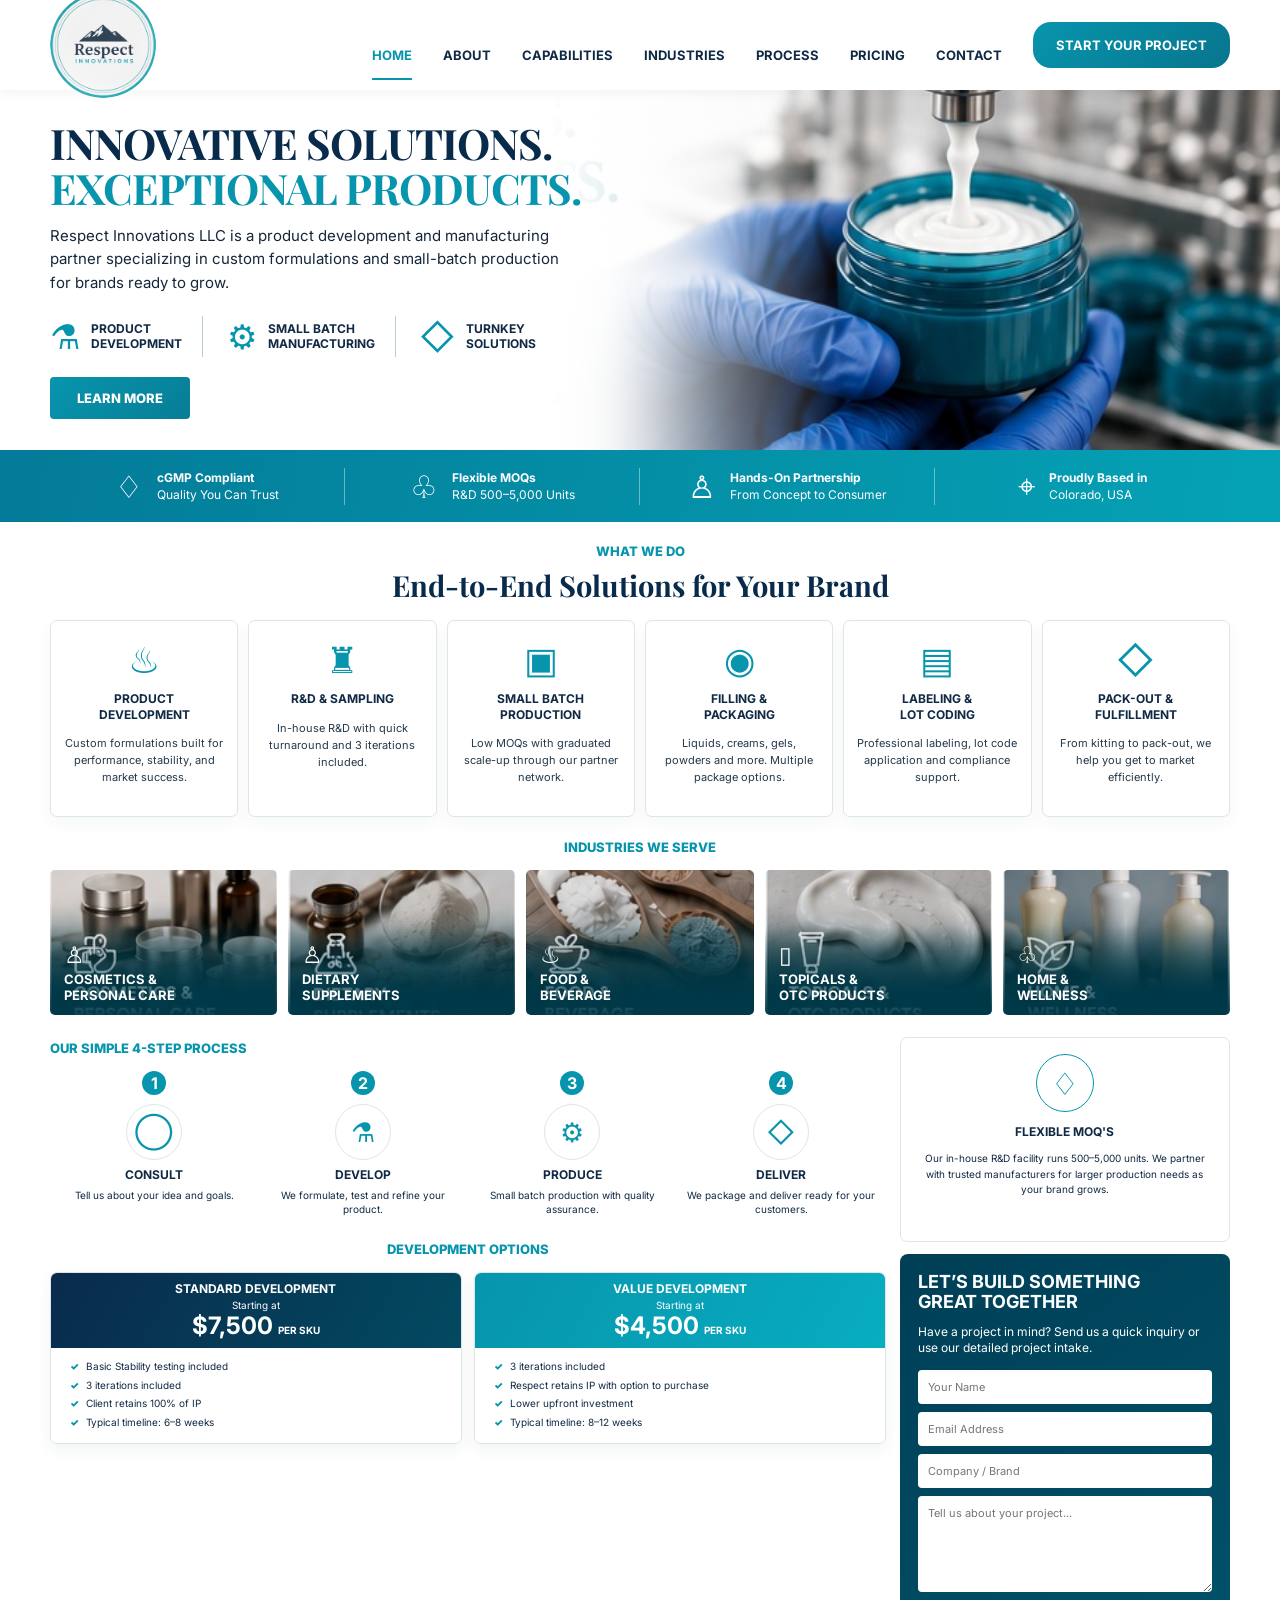
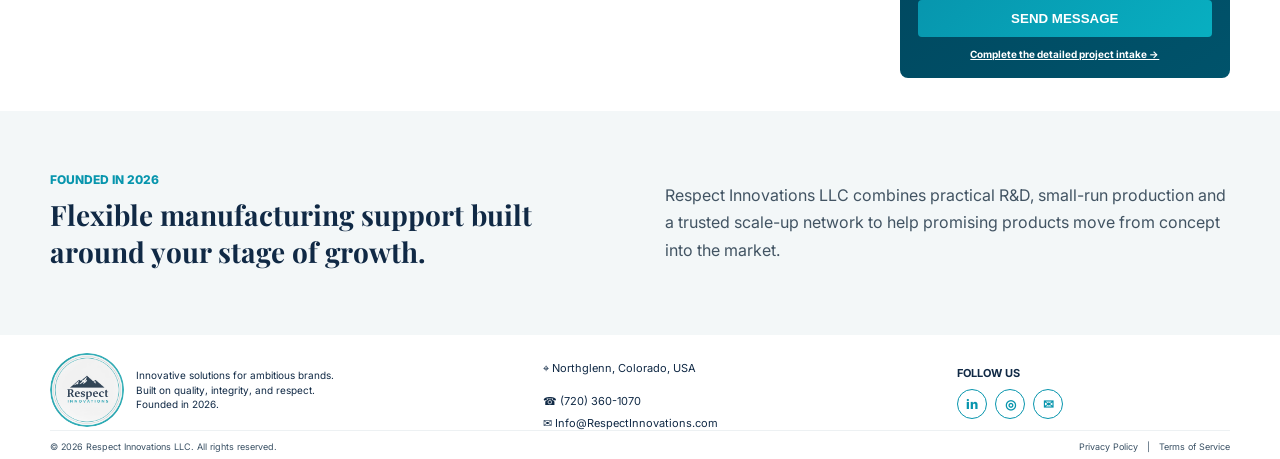
<file: index.html>
<!DOCTYPE html>
<!-- Respect Innovations Web3Forms Build: 2026-07-16-v2 -->
<html lang="en">
<head>
  <meta charset="UTF-8">
  <meta name="viewport" content="width=device-width, initial-scale=1.0">
  <meta name="description" content="Respect Innovations LLC provides custom product development, R&D, small-batch manufacturing, filling, packaging, labeling and scalable production support.">
  <meta name="theme-color" content="#078fa8">
  <title>Respect Innovations LLC | Product Development & Manufacturing</title>
  <link rel="preconnect" href="https://fonts.googleapis.com">
  <link rel="preconnect" href="https://fonts.gstatic.com" crossorigin>
  <link href="https://fonts.googleapis.com/css2?family=Inter:wght@400;500;600;700;800&family=Playfair+Display:wght@600;700&display=swap" rel="stylesheet">
  <link rel="stylesheet" href="styles.css">
</head>
<body>
<header class="site-header">
  <div class="wrap nav-wrap">
    <a class="logo-link" href="#home" aria-label="Respect Innovations home">
      <img src="assets/respect-innovations-logo.jpg" alt="Respect Innovations logo">
    </a>
    <button class="menu-button" aria-expanded="false" aria-label="Open navigation">
      <span></span><span></span><span></span>
    </button>
    <nav class="nav-links" aria-label="Primary navigation">
      <a href="#home">Home</a>
      <a href="#about">About</a>
      <a href="#capabilities">Capabilities</a>
      <a href="#industries">Industries</a>
      <a href="#process">Process</a>
      <a href="#pricing">Pricing</a>
      <a href="contact.html">Contact</a>
      <a class="top-cta" href="contact.html">Start Your Project</a>
    </nav>
  </div>
</header>

<main>
<section class="hero" id="home">
  <div class="hero-image" aria-hidden="true"></div>
  <div class="wrap hero-inner">
    <div class="hero-copy">
      <h1>Innovative Solutions.<br><span>Exceptional Products.</span></h1>
      <p>Respect Innovations LLC is a product development and manufacturing partner specializing in custom formulations and small-batch production for brands ready to grow.</p>
      <div class="hero-capabilities" aria-label="Core services">
        <div><span class="line-icon">⚗</span><strong>Product<br>Development</strong></div>
        <div><span class="line-icon">⚙</span><strong>Small Batch<br>Manufacturing</strong></div>
        <div><span class="line-icon">◇</span><strong>Turnkey<br>Solutions</strong></div>
      </div>
      <a class="primary-button" href="#capabilities">Learn More</a>
    </div>
  </div>
</section>

<section class="trust-strip" aria-label="Company advantages">
  <div class="wrap trust-grid">
    <div><span>♢</span><p><strong>cGMP Compliant</strong><br>Quality You Can Trust</p></div>
    <div><span>♧</span><p><strong>Flexible MOQs</strong><br>R&amp;D 500–5,000 Units</p></div>
    <div><span>♙</span><p><strong>Hands-On Partnership</strong><br>From Concept to Consumer</p></div>
    <div><span>⌖</span><p><strong>Proudly Based in</strong><br>Colorado, USA</p></div>
  </div>
</section>

<section class="section" id="capabilities">
  <div class="wrap">
    <div class="section-title">
      <span>What We Do</span>
      <h2>End-to-End Solutions for Your Brand</h2>
    </div>
    <div class="services-grid">
      <article><div class="service-icon">♨</div><h3>Product<br>Development</h3><p>Custom formulations built for performance, stability, and market success.</p></article>
      <article><div class="service-icon">♜</div><h3>R&amp;D &amp; Sampling</h3><p>In-house R&amp;D with quick turnaround and 3 iterations included.</p></article>
      <article><div class="service-icon">▣</div><h3>Small Batch<br>Production</h3><p>Low MOQs with graduated scale-up through our partner network.</p></article>
      <article><div class="service-icon">◉</div><h3>Filling &amp;<br>Packaging</h3><p>Liquids, creams, gels, powders and more. Multiple package options.</p></article>
      <article><div class="service-icon">▤</div><h3>Labeling &amp;<br>Lot Coding</h3><p>Professional labeling, lot code application and compliance support.</p></article>
      <article><div class="service-icon">◇</div><h3>Pack-Out &amp;<br>Fulfillment</h3><p>From kitting to pack-out, we help you get to market efficiently.</p></article>
    </div>
  </div>
</section>

<section class="section industries-section" id="industries">
  <div class="wrap">
    <div class="section-title compact"><span>Industries We Serve</span></div>
    <div class="industries-grid">
      <article style="--bg:url('assets/cosmetics.jpg')"><div><span>♙</span><h3>Cosmetics &amp;<br>Personal Care</h3></div></article>
      <article style="--bg:url('assets/supplements.jpg')"><div><span>♙</span><h3>Dietary<br>Supplements</h3></div></article>
      <article style="--bg:url('assets/food-beverage.jpg')"><div><span>♨</span><h3>Food &amp;<br>Beverage</h3></div></article>
      <article style="--bg:url('assets/topicals.jpg')"><div><span>▯</span><h3>Topicals &amp;<br>OTC Products</h3></div></article>
      <article style="--bg:url('assets/wellness.jpg')"><div><span>♧</span><h3>Home &amp;<br>Wellness</h3></div></article>
    </div>
  </div>
</section>

<section class="section lower-section" id="process">
  <div class="wrap lower-grid">
    <div class="main-lower">
      <div class="section-title compact left"><span>Our Simple 4-Step Process</span></div>
      <div class="process-grid">
        <article><b>1</b><div class="process-icon">◯</div><h3>Consult</h3><p>Tell us about your idea and goals.</p></article>
        <article><b>2</b><div class="process-icon">⚗</div><h3>Develop</h3><p>We formulate, test and refine your product.</p></article>
        <article><b>3</b><div class="process-icon">⚙</div><h3>Produce</h3><p>Small batch production with quality assurance.</p></article>
        <article><b>4</b><div class="process-icon">◇</div><h3>Deliver</h3><p>We package and deliver ready for your customers.</p></article>
      </div>

      <div id="pricing" class="pricing-wrap">
        <div class="section-title compact"><span>Development Options</span></div>
        <div class="pricing-grid">
          <article class="price-card navy">
            <header><h3>Standard Development</h3><small>Starting at</small><strong>$7,500 <em>per SKU</em></strong></header>
            <ul>
              <li>Basic Stability testing included</li>
              <li>3 iterations included</li>
              <li>Client retains 100% of IP</li>
              <li>Typical timeline: 6–8 weeks</li>
            </ul>
          </article>
          <article class="price-card teal">
            <header><h3>Value Development</h3><small>Starting at</small><strong>$4,500 <em>per SKU</em></strong></header>
            <ul>
              <li>3 iterations included</li>
              <li>Respect retains IP with option to purchase</li>
              <li>Lower upfront investment</li>
              <li>Typical timeline: 8–12 weeks</li>
            </ul>
          </article>
        </div>
      </div>
    </div>

    <aside class="side-column">
      <article class="moq-card">
        <div class="shield">♢</div>
        <h3>Flexible MOQ's</h3>
        <p>Our in-house R&amp;D facility runs 500–5,000 units. We partner with trusted manufacturers for larger production needs as your brand grows.</p>
      </article>

      <section class="contact-card" id="contact">
        <h2>Let’s Build Something<br>Great Together</h2>
        <p>Have a project in mind? Send us a quick inquiry or use our detailed project intake.</p>
        <form action="https://api.web3forms.com/submit" method="POST" class="home-contact-form">
          <input type="hidden" name="access_key" value="8d7be845-6de6-4af0-bd20-fc366af7b745">
          <input type="hidden" name="subject" value="New Respect Innovations Website Inquiry">
          <input type="hidden" name="from_name" value="Respect Innovations Website">
          <input type="hidden" name="redirect" value="https://www.respectinnovations.com/thank-you.html">
          <input type="checkbox" name="botcheck" class="botcheck" tabindex="-1" autocomplete="off">
          <input type="text" name="name" placeholder="Your Name" aria-label="Your name" required>
          <input type="email" name="email" placeholder="Email Address" aria-label="Email address" required>
          <input type="text" name="company" placeholder="Company / Brand" aria-label="Company or brand">
          <textarea name="message" placeholder="Tell us about your project..." aria-label="Project details" required></textarea>
          <button type="submit">Send Message</button>
        </form>
        <a class="full-intake-link" href="contact.html">Complete the detailed project intake →</a>
      </section>
    </aside>
  </div>
</section>

<section class="about-section" id="about">
  <div class="wrap about-grid">
    <div><span>Founded in 2026</span><h2>Flexible manufacturing support built around your stage of growth.</h2></div>
    <p>Respect Innovations LLC combines practical R&amp;D, small-run production and a trusted scale-up network to help promising products move from concept into the market.</p>
  </div>
</section>
</main>

<footer>
  <div class="wrap footer-grid">
    <div class="footer-brand">
      <img src="assets/respect-innovations-logo.jpg" alt="Respect Innovations logo">
      <p>Innovative solutions for ambitious brands.<br>Built on quality, integrity, and respect.<br>Founded in 2026.</p>
    </div>
    <div class="footer-contact">
      <p>⌖ Northglenn, Colorado, USA</p>
      <a href="tel:+17203601070">☎ (720) 360-1070</a>
      <a href="mailto:Info@RespectInnovations.com">✉ Info@RespectInnovations.com</a>
    </div>
    <div class="footer-social">
      <strong>Follow Us</strong>
      <div><a href="#" aria-label="LinkedIn">in</a><a href="#" aria-label="Instagram">◎</a><a href="mailto:Info@RespectInnovations.com" aria-label="Email">✉</a></div>
    </div>
  </div>
  <div class="wrap footer-bottom">
    <span>© 2026 Respect Innovations LLC. All rights reserved.</span>
    <span>Privacy Policy &nbsp; | &nbsp; Terms of Service</span>
  </div>
</footer>
<script src="script.js"></script>
</body>
</html>
</file>
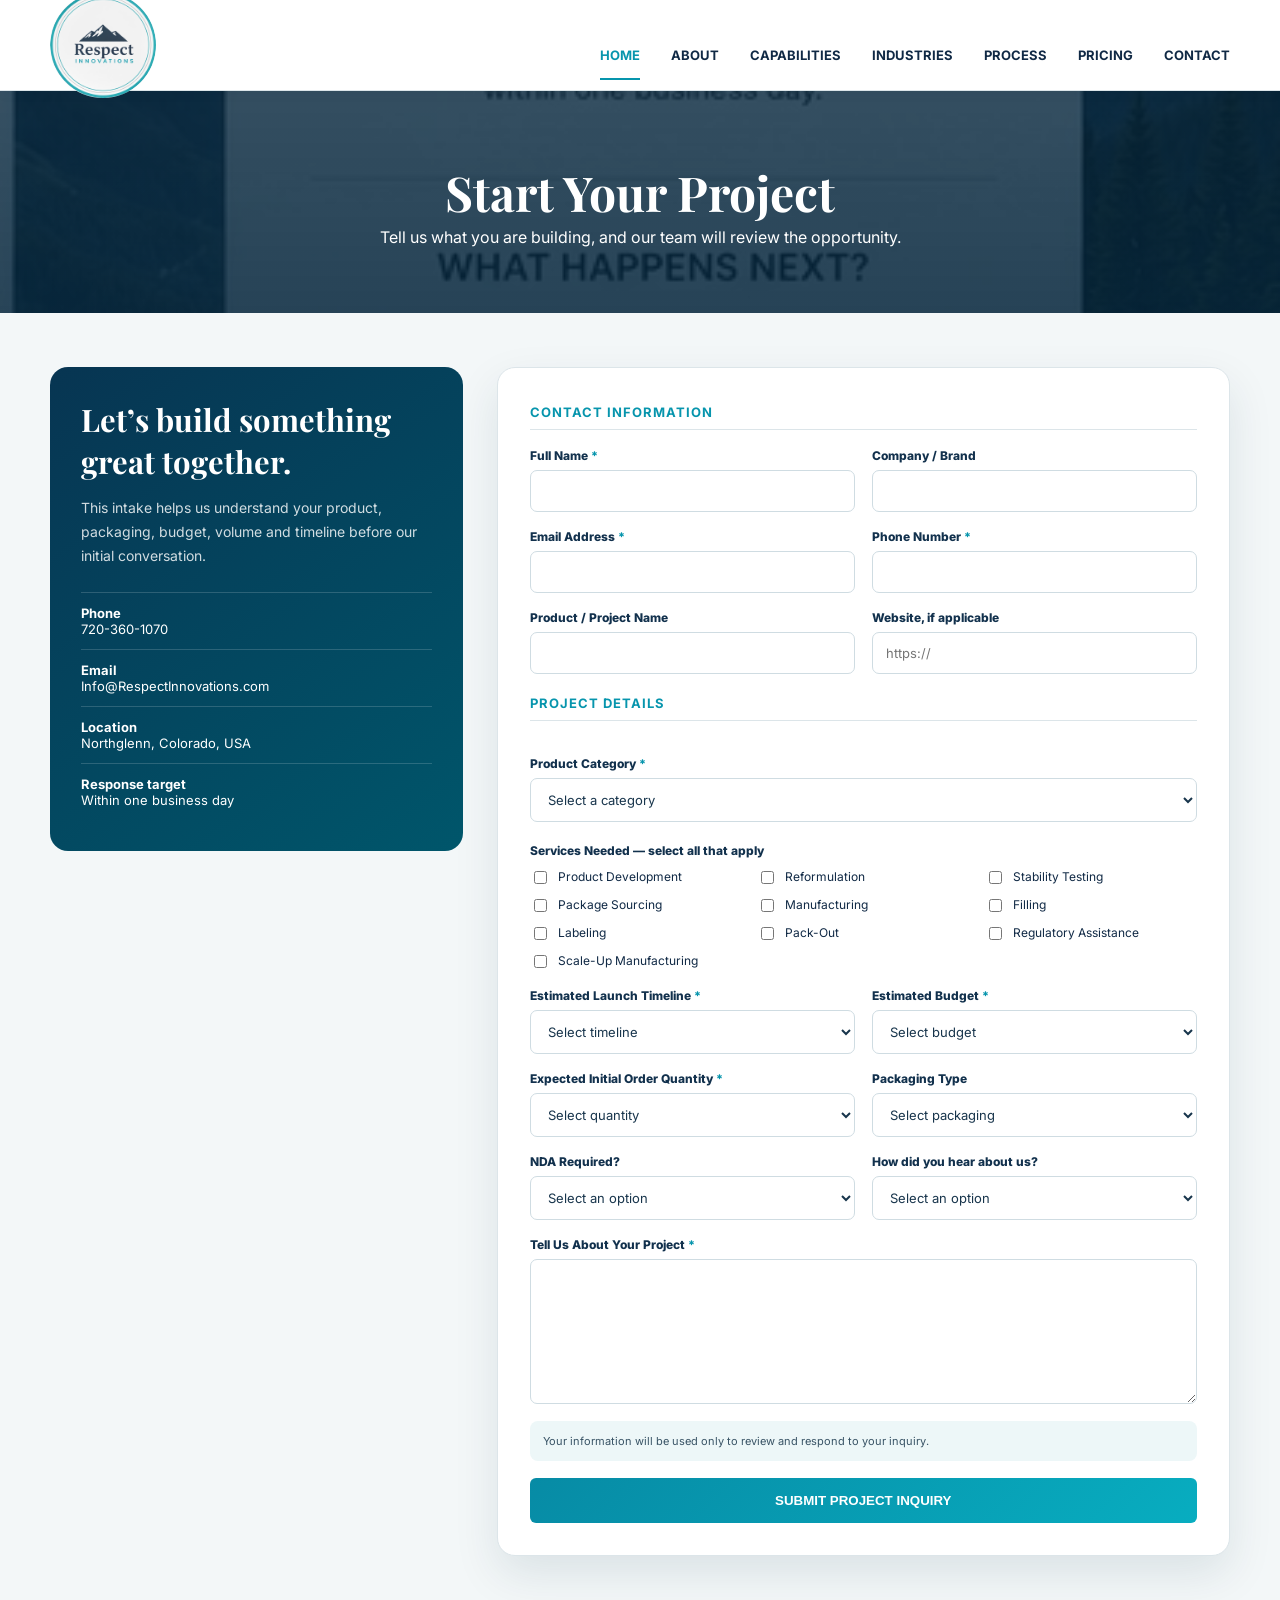
<file: contact.html>
<!DOCTYPE html>
<!-- Respect Innovations Web3Forms Build: 2026-07-16-v2 --><html lang="en"><head><meta charset="UTF-8"><meta name="viewport" content="width=device-width,initial-scale=1.0"><title>Start Your Project | Respect Innovations LLC</title><link rel="preconnect" href="https://fonts.googleapis.com"><link rel="preconnect" href="https://fonts.gstatic.com" crossorigin><link href="https://fonts.googleapis.com/css2?family=Inter:wght@400;500;600;700;800&family=Playfair+Display:wght@600;700&display=swap" rel="stylesheet"><link rel="stylesheet" href="styles.css"></head><body class="page-shell">
<header class="site-header subpage-header"><div class="wrap nav-wrap"><a class="logo-link" href="index.html"><img src="assets/respect-innovations-logo.jpg" alt="Respect Innovations logo"></a><button class="menu-button" aria-expanded="false"><span></span><span></span><span></span></button><nav class="nav-links"><a href="index.html">Home</a><a href="index.html#about">About</a><a href="index.html#capabilities">Capabilities</a><a href="index.html#industries">Industries</a><a href="index.html#process">Process</a><a href="index.html#pricing">Pricing</a><a href="contact.html">Contact</a></nav></div></header>
<section class="contact-hero"><div class="wrap"><h1>Start Your Project</h1><p>Tell us what you are building, and our team will review the opportunity.</p></div></section>
<main class="intake-section"><div class="wrap intake-layout"><aside class="intake-intro"><h2>Let’s build something great together.</h2><p>This intake helps us understand your product, packaging, budget, volume and timeline before our initial conversation.</p><ul><li><strong>Phone</strong><br><a href="tel:+17203601070">720-360-1070</a></li><li><strong>Email</strong><br><a href="mailto:Info@RespectInnovations.com">Info@RespectInnovations.com</a></li><li><strong>Location</strong><br>Northglenn, Colorado, USA</li><li><strong>Response target</strong><br>Within one business day</li></ul></aside>
<form class="intake-form" action="https://api.web3forms.com/submit" method="POST"><input type="hidden" name="access_key" value="8d7be845-6de6-4af0-bd20-fc366af7b745"><input type="hidden" name="subject" value="New Respect Innovations Project Inquiry"><input type="hidden" name="from_name" value="Respect Innovations Website"><input type="hidden" name="redirect" value="https://www.respectinnovations.com/thank-you.html"><input type="checkbox" name="botcheck" style="display:none">
<h2 class="form-section-title">Contact Information</h2><div class="form-grid">
<div class="form-field"><label>Full Name <span class="required">*</span></label><input type="text" name="Full Name" required></div><div class="form-field"><label>Company / Brand</label><input type="text" name="Company or Brand"></div>
<div class="form-field"><label>Email Address <span class="required">*</span></label><input type="email" name="email" required></div><div class="form-field"><label>Phone Number <span class="required">*</span></label><input type="tel" name="Phone Number" required></div>
<div class="form-field"><label>Product / Project Name</label><input type="text" name="Product or Project Name"></div><div class="form-field"><label>Website, if applicable</label><input type="url" name="Website" placeholder="https://"></div>
<h2 class="form-section-title form-field full">Project Details</h2>
<div class="form-field full"><label>Product Category <span class="required">*</span></label><select name="Product Category" required><option value="">Select a category</option><option>Cosmetics</option><option>Skin Care</option><option>Hair Care</option><option>Personal Care</option><option>Food & Beverage</option><option>Functional Foods</option><option>Topicals / OTC</option><option>Packaging Only</option><option>Product Development Only</option><option>Manufacturing Only</option><option>Fulfillment / Pack-Out</option><option>Other</option></select></div>
<div class="checkbox-group"><span>Services Needed — select all that apply</span><div class="checkboxes"><label><input type="checkbox" name="Services Needed[]" value="Product Development">Product Development</label><label><input type="checkbox" name="Services Needed[]" value="Reformulation">Reformulation</label><label><input type="checkbox" name="Services Needed[]" value="Stability Testing">Stability Testing</label><label><input type="checkbox" name="Services Needed[]" value="Package Sourcing">Package Sourcing</label><label><input type="checkbox" name="Services Needed[]" value="Manufacturing">Manufacturing</label><label><input type="checkbox" name="Services Needed[]" value="Filling">Filling</label><label><input type="checkbox" name="Services Needed[]" value="Labeling">Labeling</label><label><input type="checkbox" name="Services Needed[]" value="Pack-Out">Pack-Out</label><label><input type="checkbox" name="Services Needed[]" value="Regulatory Assistance">Regulatory Assistance</label><label><input type="checkbox" name="Services Needed[]" value="Scale-Up Manufacturing">Scale-Up Manufacturing</label></div></div>
<div class="form-field"><label>Estimated Launch Timeline <span class="required">*</span></label><select name="Estimated Launch Timeline" required><option value="">Select timeline</option><option>ASAP</option><option>1–3 Months</option><option>3–6 Months</option><option>6–12 Months</option><option>12+ Months</option><option>Just Researching</option></select></div>
<div class="form-field"><label>Estimated Budget <span class="required">*</span></label><select name="Estimated Budget" required><option value="">Select budget</option><option>Under $5,000</option><option>$5,000–$10,000</option><option>$10,000–$25,000</option><option>$25,000–$50,000</option><option>$50,000+</option></select></div>
<div class="form-field"><label>Expected Initial Order Quantity <span class="required">*</span></label><select name="Expected Initial Order Quantity" required><option value="">Select quantity</option><option>Under 500</option><option>500–2,500</option><option>2,500–10,000</option><option>10,000–25,000</option><option>25,000+</option></select></div>
<div class="form-field"><label>Packaging Type</label><select name="Packaging Type"><option value="">Select packaging</option><option>Bottle</option><option>Jar</option><option>Tube</option><option>Airless Pump</option><option>Stick Pack</option><option>Sachet</option><option>Pouch</option><option>Capsule Bottle</option><option>Carton</option><option>Custom Packaging</option><option>Not Sure Yet</option></select></div>
<div class="form-field"><label>NDA Required?</label><select name="NDA Required"><option value="">Select an option</option><option>Yes</option><option>No</option></select></div>
<div class="form-field"><label>How did you hear about us?</label><select name="How They Heard About Us"><option value="">Select an option</option><option>Google Search</option><option>Referral</option><option>LinkedIn</option><option>Industry Event</option><option>Existing Relationship</option><option>Other</option></select></div>
<div class="form-field full"><label>Tell Us About Your Project <span class="required">*</span></label><textarea name="Project Details" required></textarea></div><div class="privacy-note">Your information will be used only to review and respond to your inquiry.</div><button class="submit-project" type="submit">Submit Project Inquiry</button></div></form></div></main><script src="script.js"></script></body></html>
</file>
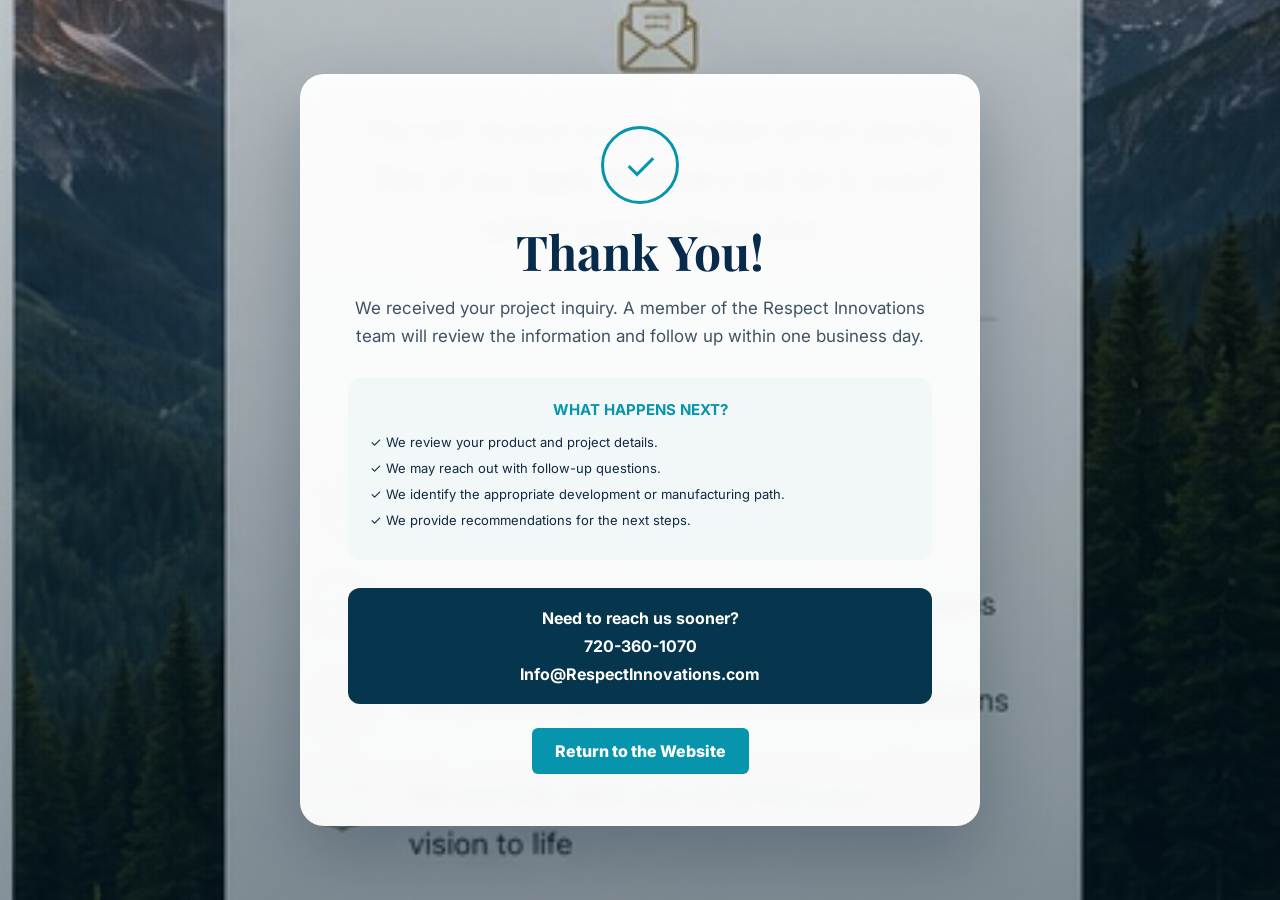
<file: thank-you.html>
<!DOCTYPE html>
<!-- Respect Innovations Web3Forms Build: 2026-07-16-v2 --><html lang="en"><head><meta charset="UTF-8"><meta name="viewport" content="width=device-width,initial-scale=1.0"><meta name="robots" content="noindex"><title>Thank You | Respect Innovations LLC</title><link rel="preconnect" href="https://fonts.googleapis.com"><link rel="preconnect" href="https://fonts.gstatic.com" crossorigin><link href="https://fonts.googleapis.com/css2?family=Inter:wght@400;500;600;700;800&family=Playfair+Display:wght@600;700&display=swap" rel="stylesheet"><link rel="stylesheet" href="styles.css"></head><body><main class="thank-you-page"><section class="thank-you-card"><div class="success-mark">✓</div><h1>Thank You!</h1><p class="lead">We received your project inquiry. A member of the Respect Innovations team will review the information and follow up within one business day.</p><div class="next-steps"><h2>What Happens Next?</h2><p>✓ We review your product and project details.</p><p>✓ We may reach out with follow-up questions.</p><p>✓ We identify the appropriate development or manufacturing path.</p><p>✓ We provide recommendations for the next steps.</p></div><div class="urgent-contact"><strong>Need to reach us sooner?</strong><a href="tel:+17203601070">720-360-1070</a><a href="mailto:Info@RespectInnovations.com">Info@RespectInnovations.com</a></div><a class="return-home" href="index.html">Return to the Website</a></section></main></body></html>
</file>
<file: styles.css>
:root{--navy:#092b4b;--navy2:#003f57;--teal:#0795ad;--teal2:#11a8b8;--ink:#102945;--soft:#f7f9fa;--line:#dce5e9}
*{box-sizing:border-box}html{scroll-behavior:smooth}body{margin:0;font-family:Inter,Arial,sans-serif;color:var(--ink);background:#fff}a{text-decoration:none;color:inherit}.wrap{width:min(1180px,calc(100% - 44px));margin:auto}
.site-header{background:#fff;position:sticky;top:0;z-index:50;box-shadow:0 2px 12px rgba(4,39,63,.06)}.nav-wrap{height:90px;display:flex;align-items:center;justify-content:space-between}.logo-link img{width:106px;height:106px;object-fit:cover;border-radius:50%;display:block}.nav-links{display:flex;align-items:center;gap:31px;text-transform:uppercase;font-weight:700;font-size:13px}.nav-links>a:not(.top-cta){padding:36px 0 15px;border-bottom:2px solid transparent}.nav-links>a:hover{color:var(--teal)}.nav-links>a:first-child{color:var(--teal);border-bottom-color:var(--teal)}.top-cta{background:linear-gradient(135deg,var(--teal),#08758e);color:white;padding:15px 23px;border-radius:18px}.menu-button{display:none;border:0;background:none}.menu-button span{display:block;width:27px;height:2px;background:var(--navy);margin:5px}
.hero{height:360px;position:relative;overflow:hidden;background:#fff}.hero-image{position:absolute;inset:0 0 0 43%;background:url('assets/hero-filling.jpg') center/cover no-repeat}.hero-image:before{content:"";position:absolute;inset:0;background:linear-gradient(90deg,#fff 0%,rgba(255,255,255,.9) 8%,transparent 40%)}.hero-inner{position:relative;height:100%;display:flex;align-items:center}.hero-copy{width:52%;z-index:2}.hero h1{font-family:"Playfair Display",serif;text-transform:uppercase;font-size:42px;line-height:1.06;margin:0 0 14px;color:var(--navy);letter-spacing:-1px}.hero h1 span{color:var(--teal)}.hero-copy>p{max-width:520px;font-size:15px;line-height:1.55;margin:0 0 22px;color:#15273a}.hero-capabilities{display:flex;gap:24px;margin:0 0 20px}.hero-capabilities div{display:flex;align-items:center;gap:11px;padding-right:20px;border-right:1px solid #b9cbd2}.hero-capabilities div:last-child{border:0}.line-icon{font-size:34px;color:var(--teal)}.hero-capabilities strong{font-size:12px;line-height:1.25;text-transform:uppercase}.primary-button{display:inline-block;background:linear-gradient(135deg,var(--teal),#087d96);color:#fff;text-transform:uppercase;font-weight:800;font-size:13px;padding:13px 27px;border-radius:4px}
.trust-strip{background:linear-gradient(100deg,#047b98,#05a2b5);color:#fff}.trust-grid{height:72px;display:grid;grid-template-columns:repeat(4,1fr);align-items:center}.trust-grid>div{display:flex;align-items:center;justify-content:center;gap:14px;border-right:1px solid rgba(255,255,255,.4)}.trust-grid>div:last-child{border:0}.trust-grid span{font-size:31px}.trust-grid p{font-size:12px;line-height:1.45;margin:0}.trust-grid strong{font-size:12px}
.section{padding:18px 0}.section-title{text-align:center}.section-title span{color:var(--teal);font-weight:800;text-transform:uppercase;font-size:13px}.section-title h2{font-family:"Playfair Display",serif;font-size:29px;margin:6px 0 16px;color:var(--navy)}.section-title.compact{margin-bottom:14px}.section-title.left{text-align:left}
.services-grid{display:grid;grid-template-columns:repeat(6,1fr);gap:10px}.services-grid article{border:1px solid var(--line);border-radius:7px;padding:17px 13px;text-align:center;min-height:197px;box-shadow:0 7px 18px rgba(5,49,77,.04)}.service-icon{color:var(--teal);font-size:36px;height:49px}.services-grid h3{text-transform:uppercase;font-size:12px;line-height:1.3;margin:4px 0 13px}.services-grid p{font-size:11px;line-height:1.55;margin:0;color:#24394b}
.industries-section{padding-top:1px}.industries-grid{display:grid;grid-template-columns:repeat(5,1fr);gap:11px}.industries-grid article{height:145px;border-radius:5px;background-image:linear-gradient(0deg,rgba(0,57,73,.95),rgba(0,57,73,0) 62%),var(--bg);background-size:cover;background-position:center;display:flex;align-items:flex-end;overflow:hidden;color:#fff}.industries-grid article div{padding:11px 14px}.industries-grid span{font-size:23px}.industries-grid h3{text-transform:uppercase;font-size:13px;line-height:1.22;margin:3px 0 0}
.lower-section{padding-top:4px}.lower-grid{display:grid;grid-template-columns:2.15fr .85fr;gap:14px}.process-grid{display:grid;grid-template-columns:repeat(4,1fr);text-align:center}.process-grid article{position:relative;padding:0 8px}.process-grid b{display:inline-grid;place-items:center;width:24px;height:24px;border-radius:50%;background:var(--teal);color:#fff}.process-icon{margin:9px auto 7px;width:56px;height:56px;border-radius:50%;border:1px solid var(--line);display:grid;place-items:center;font-size:27px;color:var(--teal);background:#fff}.process-grid h3{text-transform:uppercase;font-size:12px;margin:0 0 6px}.process-grid p{font-size:10px;line-height:1.4;margin:0}.pricing-wrap{margin-top:22px}.pricing-grid{display:grid;grid-template-columns:1fr 1fr;gap:12px}.price-card{border:1px solid var(--line);border-radius:7px;overflow:hidden;box-shadow:0 6px 16px rgba(3,45,71,.06)}.price-card header{color:#fff;text-align:center;padding:8px 13px}.price-card.navy header{background:linear-gradient(120deg,var(--navy),#024a61)}.price-card.teal header{background:linear-gradient(120deg,var(--teal),#08adc0)}.price-card h3{text-transform:uppercase;font-size:12px;margin:0 0 3px}.price-card small{display:block;font-size:10px}.price-card strong{font-size:24px}.price-card em{font-style:normal;text-transform:uppercase;font-size:10px}.price-card ul{list-style:none;padding:9px 19px 12px;margin:0}.price-card li{font-size:10px;line-height:1.85}.price-card li:before{content:"✓";color:var(--teal);font-weight:900;margin-right:7px}
.side-column{display:flex;flex-direction:column;gap:12px}.moq-card{border:1px solid var(--line);border-radius:7px;text-align:center;padding:16px 16px 12px;min-height:205px}.shield{width:58px;height:58px;border-radius:50%;display:grid;place-items:center;margin:auto;border:1px solid var(--teal);color:var(--teal);font-size:31px}.moq-card h3{text-transform:uppercase;font-size:12px}.moq-card p{font-size:10px;line-height:1.55;margin:0}.contact-card{background:linear-gradient(145deg,#003f56,#00536b);color:#fff;border-radius:8px;padding:18px}.contact-card h2{text-transform:uppercase;font-size:18px;line-height:1.1;margin:0 0 10px}.contact-card>p{font-size:12px;line-height:1.4}.contact-card form{display:grid;gap:8px}.contact-card input,.contact-card textarea{width:100%;border:0;border-radius:4px;padding:10px;font:inherit;font-size:11px}.contact-card textarea{height:96px;resize:vertical}.contact-card button{border:0;border-radius:4px;padding:11px;background:linear-gradient(135deg,#0796ae,#08afc1);color:#fff;text-transform:uppercase;font-weight:800;cursor:pointer}
.about-section{padding:55px 0;background:#f3f7f8;margin-top:15px}.about-grid{display:grid;grid-template-columns:1fr 1fr;gap:50px;align-items:center}.about-grid span{color:var(--teal);font-weight:800;text-transform:uppercase;font-size:12px}.about-grid h2{font-family:"Playfair Display",serif;font-size:28px;margin:8px 0}.about-grid p{line-height:1.7;color:#425463}
footer{background:#fff;padding:15px 0 7px}.footer-grid{display:grid;grid-template-columns:1.2fr 1fr .7fr;align-items:center;gap:25px}.footer-brand{display:flex;align-items:center;gap:12px}.footer-brand img{width:74px;height:74px;border-radius:50%;object-fit:cover}.footer-brand p{font-size:10px;line-height:1.45}.footer-contact{display:grid;gap:8px;font-size:11px}.footer-social strong{text-transform:uppercase;font-size:11px}.footer-social div{display:flex;gap:8px;margin-top:8px}.footer-social a{width:30px;height:30px;border:1px solid var(--teal);color:var(--teal);border-radius:50%;display:grid;place-items:center;font-size:13px;font-weight:800}.footer-bottom{border-top:1px solid #edf1f3;padding-top:10px;display:flex;justify-content:space-between;font-size:9px;color:#395064}
@media(max-width:900px){.menu-button{display:block}.nav-links{display:none;position:absolute;top:90px;left:20px;right:20px;background:#fff;box-shadow:0 15px 35px rgba(0,36,60,.16);padding:18px;flex-direction:column;gap:6px;align-items:stretch}.nav-links.open{display:flex}.nav-links>a{padding:9px!important}.hero{height:auto;padding:55px 0}.hero-image{opacity:.3;left:25%}.hero-copy{width:75%}.services-grid{grid-template-columns:repeat(3,1fr)}.lower-grid{grid-template-columns:1fr}.side-column{display:grid;grid-template-columns:1fr 1fr}.trust-grid{grid-template-columns:1fr 1fr;height:auto;padding:12px 0;gap:10px}.trust-grid>div{border:0}.industries-grid{grid-template-columns:repeat(3,1fr)}}
@media(max-width:600px){.wrap{width:min(100% - 28px,1180px)}.logo-link img{width:76px;height:76px}.nav-wrap{height:78px}.nav-links{top:78px}.hero h1{font-size:31px}.hero-copy{width:100%}.hero-image{left:0;opacity:.2}.hero-capabilities{gap:9px;flex-wrap:wrap}.hero-capabilities div{padding-right:9px}.trust-grid{grid-template-columns:1fr}.trust-grid>div{justify-content:flex-start;padding-left:20px}.services-grid{grid-template-columns:1fr 1fr}.industries-grid{grid-template-columns:1fr 1fr}.process-grid{grid-template-columns:1fr 1fr;gap:20px}.pricing-grid,.side-column,.about-grid,.footer-grid{grid-template-columns:1fr}.footer-bottom{gap:8px;flex-direction:column}.footer-social{margin-top:10px}}

.contact-card-button{display:block;text-align:center;margin-top:18px;padding:13px 16px;border-radius:5px;background:linear-gradient(135deg,#0796ae,#08afc1);color:#fff;font-weight:800;text-transform:uppercase;font-size:12px}
.page-shell{min-height:100vh;background:#f3f7f8}.subpage-header{background:#fff;border-bottom:1px solid #dce5e9}
.contact-hero{position:relative;padding:76px 0 66px;color:#fff;text-align:center;background:linear-gradient(rgba(5,38,61,.80),rgba(5,38,61,.86)),url('assets/mountain-thank-you.jpg') center 46%/cover no-repeat}
.contact-hero h1,.thank-you-card h1{font-family:'Playfair Display',serif;font-size:48px;line-height:1.05;margin:0 0 10px}.contact-hero p{margin:0;font-size:16px}
.intake-section{padding:54px 0 70px}.intake-layout{display:grid;grid-template-columns:.72fr 1.28fr;gap:34px;align-items:start}
.intake-intro{position:sticky;top:118px;background:linear-gradient(145deg,#073552,#00566b);color:#fff;border-radius:18px;padding:31px}
.intake-intro h2{font-family:'Playfair Display',serif;font-size:31px;margin:0 0 12px}.intake-intro p{font-size:14px;line-height:1.7;color:rgba(255,255,255,.82)}
.intake-intro ul{list-style:none;margin:24px 0 0;padding:0}.intake-intro li{padding:12px 0;border-top:1px solid rgba(255,255,255,.16);font-size:13px}.intake-intro a{color:#fff}
.intake-form{background:#fff;border:1px solid #dce5e9;border-radius:18px;padding:32px;box-shadow:0 18px 45px rgba(6,45,68,.10)}
.form-section-title{margin:4px 0 18px;padding-bottom:9px;border-bottom:1px solid #dce5e9;color:#0795ad;text-transform:uppercase;font-size:13px;letter-spacing:.08em}
.form-grid{display:grid;grid-template-columns:1fr 1fr;gap:17px}.form-field{display:flex;flex-direction:column;gap:7px}.form-field.full{grid-column:1/-1}
.form-field label,.checkbox-group>span{font-size:12px;font-weight:800;color:#12314d}.required{color:#0795ad}
.form-field input,.form-field select,.form-field textarea{width:100%;border:1px solid #cfdce2;border-radius:7px;padding:12px 13px;font:inherit;font-size:13px;color:#18354c;background:#fff}
.form-field textarea{min-height:145px;resize:vertical}.checkbox-group{grid-column:1/-1}.checkboxes{display:grid;grid-template-columns:repeat(3,1fr);gap:10px 16px;margin-top:10px}
.checkboxes label{font-size:12px;display:flex;align-items:flex-start;gap:8px}.checkboxes input{accent-color:#0795ad;margin-top:2px}
.privacy-note{grid-column:1/-1;background:#edf7f8;border-radius:8px;padding:13px;font-size:11px;color:#385365}
.submit-project{grid-column:1/-1;border:0;border-radius:6px;padding:15px;background:linear-gradient(135deg,#078ba5,#08adc0);color:#fff;font-weight:800;text-transform:uppercase;cursor:pointer}
.thank-you-page{min-height:100vh;display:grid;place-items:center;padding:40px 20px;background:linear-gradient(rgba(2,28,45,.25),rgba(2,28,45,.48)),url('assets/mountain-thank-you.jpg') center/cover no-repeat}
.thank-you-card{width:min(680px,100%);background:rgba(255,255,255,.95);border-radius:24px;padding:52px 48px;text-align:center;box-shadow:0 28px 70px rgba(0,25,42,.28);backdrop-filter:blur(6px)}
.success-mark{width:78px;height:78px;border:3px solid #0795ad;border-radius:50%;display:grid;place-items:center;margin:0 auto 22px;color:#0795ad;font-size:39px}
.thank-you-card h1{color:#092b4b}.thank-you-card .lead{font-size:17px;line-height:1.65;color:#3e5364}
.next-steps{text-align:left;margin:28px 0;padding:22px;border-radius:12px;background:#f2f7f8}.next-steps h2{text-align:center;font-size:15px;text-transform:uppercase;color:#0795ad;margin:0 0 15px}.next-steps p{margin:10px 0;font-size:13px}
.urgent-contact{background:#06364d;color:#fff;border-radius:12px;padding:20px;margin:24px 0}.urgent-contact a{color:#fff;font-weight:700;display:block;margin-top:8px}
.return-home{display:inline-block;background:#0795ad;color:#fff;padding:13px 23px;border-radius:6px;font-weight:800}
@media(max-width:850px){.intake-layout{grid-template-columns:1fr}.intake-intro{position:static}.checkboxes{grid-template-columns:1fr 1fr}}
@media(max-width:580px){.form-grid{grid-template-columns:1fr}.form-field.full,.checkbox-group,.privacy-note,.submit-project{grid-column:auto}.checkboxes{grid-template-columns:1fr}.intake-form{padding:21px}.contact-hero h1,.thank-you-card h1{font-size:36px}.thank-you-card{padding:38px 24px}}

.home-contact-form{display:grid;gap:8px;margin-top:13px}
.home-contact-form input,.home-contact-form textarea{
  width:100%;border:0;border-radius:4px;padding:10px;font:inherit;font-size:11px;color:#17364a;background:#fff
}
.home-contact-form textarea{min-height:92px;resize:vertical}
.home-contact-form button{
  border:0;border-radius:4px;padding:11px;background:linear-gradient(135deg,#0796ae,#08afc1);
  color:#fff;text-transform:uppercase;font-weight:800;cursor:pointer
}
.home-contact-form button:hover{filter:brightness(1.05)}
.botcheck{position:absolute!important;left:-9999px!important;opacity:0!important;pointer-events:none!important}
.full-intake-link{display:block;margin-top:11px;text-align:center;color:#fff;font-size:10px;font-weight:700;text-decoration:underline}
</file>
